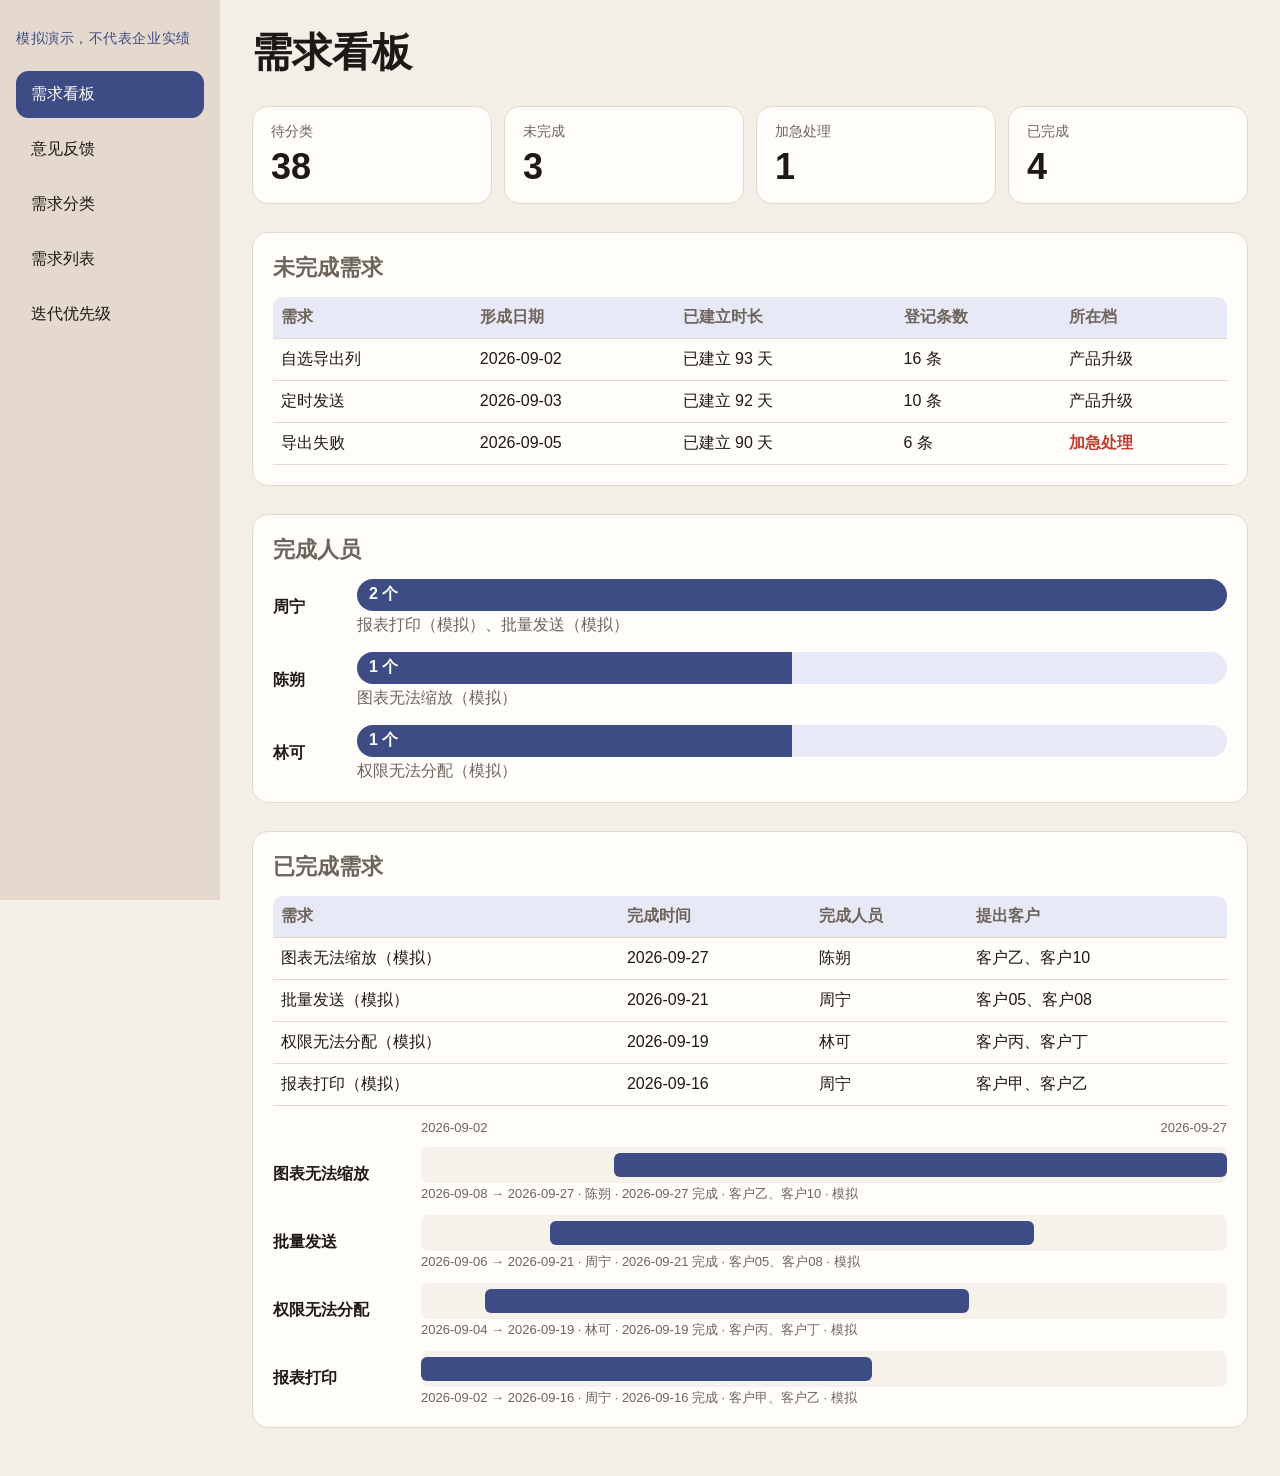
<file: workbench/index.html>
<!DOCTYPE html>
<html lang="zh-CN">
<head>
  <meta charset="utf-8">
  <meta name="viewport" content="width=device-width, initial-scale=1">
  <title>客户反馈与分类 · 模拟演示</title>
  <meta http-equiv="Cache-Control" content="no-cache, no-store, must-revalidate">
  <link rel="stylesheet" href="styles.css?v=20261008-1">
</head>
<body>
  <aside class="nav">
    <p class="disclaimer">模拟演示，不代表企业实绩</p>
    <div class="tabs" role="tablist" aria-label="工作台">
      <button id="tab-board" type="button" role="tab" aria-selected="true" aria-controls="panel-board">需求看板</button>
      <button id="tab-register" type="button" role="tab" aria-selected="false" aria-controls="panel-register">意见反馈</button>
      <button id="tab-classify" type="button" role="tab" aria-selected="false" aria-controls="app">需求分类</button>
      <button id="tab-list" type="button" role="tab" aria-selected="false" aria-controls="panel-list">需求列表</button>
      <button id="tab-priority" type="button" role="tab" aria-selected="false" aria-controls="panel-priority">迭代优先级</button>
    </div>
  </aside>
  <div class="workspace">
  <header class="top">
    <div class="title-row">
      <h1 id="page-title">需求看板</h1>
      <button id="delete-selected" type="button" hidden>删除</button>
    </div>
  </header>
  <p id="phone-note" class="phone-note" hidden>当前是窄屏，只能查看。</p>
  <p id="status" class="status" role="status"></p>
  <section id="panel-register" class="panel" role="tabpanel" hidden>
    <p class="intake-note">客户反馈表单：<a id="intake-link" href="intake.html">意见反馈</a></p>
    <form id="register-form" class="register" novalidate>
      <label>反馈主体<input id="field-customer" name="customer" type="text" required maxlength="40" autocomplete="off"></label>
      <label>提交时间<input id="field-time" name="time" type="date" required></label>
      <label>意见反馈<textarea id="field-need" name="need" required maxlength="500" rows="8"></textarea></label>
      <p id="form-error" class="form-error" hidden></p>
      <button type="submit">提交</button>
    </form>
  </section>
  <main id="app" class="desk panel" role="tabpanel" aria-labelledby="tab-classify" hidden>
    <section class="col queue" aria-labelledby="queue-title">
      <div class="col-head">
        <h2 id="queue-title">客户反馈</h2>
        <button id="queue-toggle" type="button" aria-expanded="true" aria-controls="queue">收起</button>
      </div>
      <ol id="queue"></ol>
    </section>
    <section class="col quote" aria-labelledby="quote-title">
      <h2 id="quote-title">需求分类</h2>
      <article id="current"></article>
    </section>
    <section class="col choices" aria-labelledby="choice-title">
      <h2 id="choice-title">需求列表</h2>
      <div id="choices"></div>
    </section>
  </main>
  <p id="empty" class="empty" hidden>这批还没判断的原话已经放完。可以撤销上一条。</p>
  <section id="panel-list" class="panel list-board" role="tabpanel" aria-labelledby="tab-list" hidden></section>
  <section id="panel-priority" class="panel priority-board" role="tabpanel" aria-labelledby="tab-priority" hidden></section>
  <section id="panel-board" class="panel board" role="tabpanel" aria-labelledby="tab-board"></section>
  <script src="app.js?v=20261008-2"></script>
  </div>
</body>
</html>
</file>
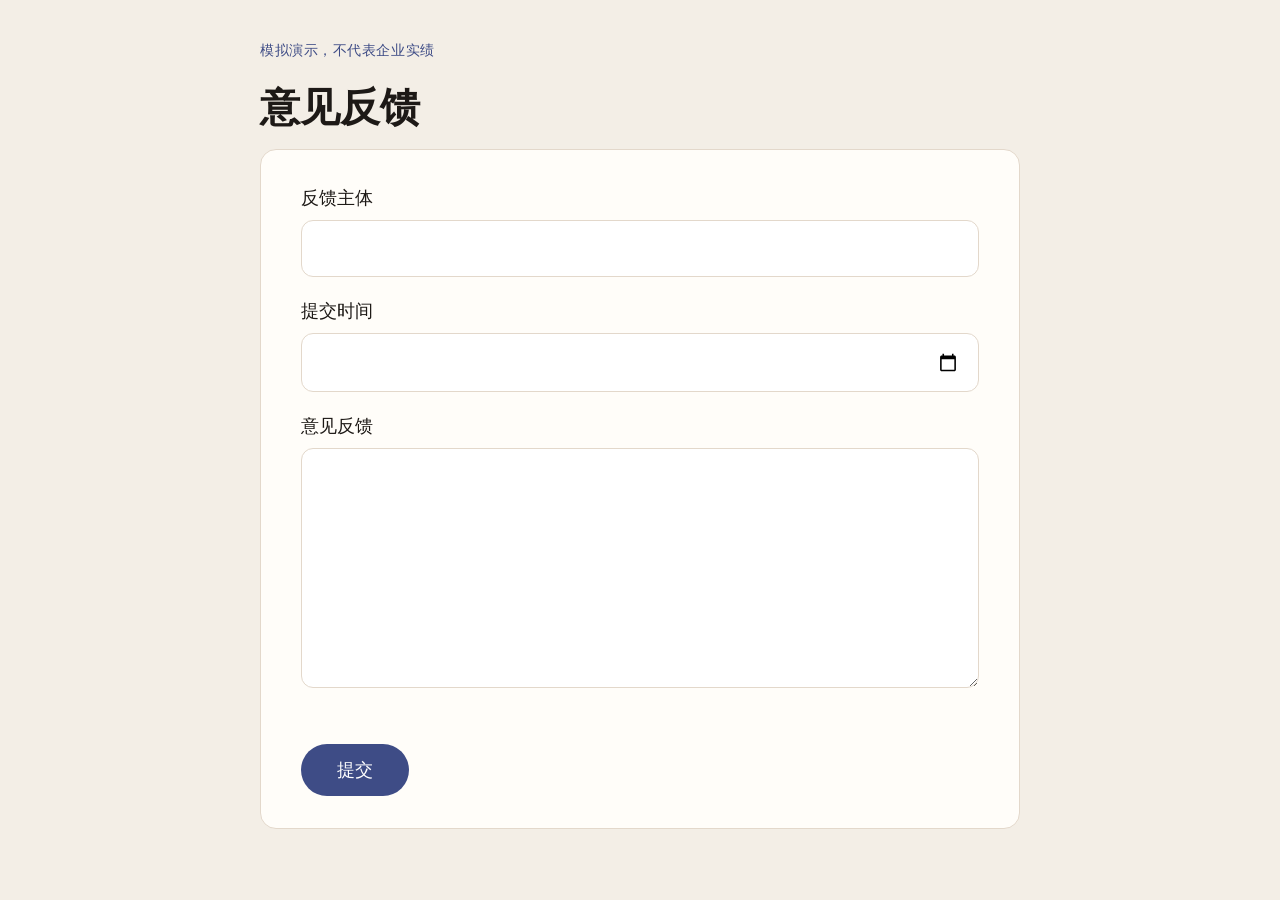
<file: workbench/intake.html>
<!DOCTYPE html>
<html lang="zh-CN">
<head>
  <meta charset="utf-8">
  <meta name="viewport" content="width=device-width, initial-scale=1">
  <title>意见反馈 · 模拟演示</title>
  <link rel="stylesheet" href="styles.css?v=20261004-11">
</head>
<body class="intake">
  <main class="intake-wrap">
    <p class="disclaimer">模拟演示，不代表企业实绩</p>
    <h1>意见反馈</h1>
    <form id="intake-form" class="register" novalidate>
      <label>反馈主体<input id="field-customer" name="customer" type="text" required maxlength="40" autocomplete="off"></label>
      <label>提交时间<input id="field-time" name="time" type="date" required></label>
      <label>意见反馈<textarea id="field-need" name="need" required maxlength="500" rows="8"></textarea></label>
      <p id="form-error" class="form-error" hidden></p>
      <p id="intake-status" class="status" role="status"></p>
      <button type="submit">提交</button>
    </form>
  </main>
  <script>
    const REGISTER_KEY = "feedback-merge-registered-v1";

    function markDateFilled(input) {
      input.classList.toggle("is-filled", Boolean(input.value));
    }

    function loadRegistered() {
      try {
        const saved = JSON.parse(localStorage.getItem(REGISTER_KEY) || "[]");
        return Array.isArray(saved) ? saved : [];
      } catch {
        return [];
      }
    }

    function nextId(rows) {
      const numbers = rows.map((row) => Number(String(row.feedback_id).replace("N", "")) || 0);
      const next = Math.max(0, ...numbers) + 1;
      return `N${String(next).padStart(3, "0")}`;
    }

    const timeField = document.getElementById("field-time");
    timeField.addEventListener("input", () => markDateFilled(timeField));
    timeField.addEventListener("change", () => markDateFilled(timeField));

    document.getElementById("intake-form").addEventListener("submit", (event) => {
      event.preventDefault();
      const customer = document.getElementById("field-customer").value.trim();
      const time = timeField.value;
      const need = document.getElementById("field-need").value.trim();
      const error = document.getElementById("form-error");
      const status = document.getElementById("intake-status");
      if (!customer || !time || !need) {
        error.hidden = false;
        error.textContent = "反馈主体、提交时间和意见反馈都要填写。";
        status.textContent = "";
        return;
      }
      error.hidden = true;
      const rows = loadRegistered();
      rows.push({
        feedback_id: nextId(rows),
        account_id: "",
        account_label: customer,
        occurred_at: time,
        source_kind: "client_feedback",
        channel: "登记",
        topic_key: "registered",
        suggested_type: "待判断",
        text: need,
      });
      localStorage.setItem(REGISTER_KEY, JSON.stringify(rows));
      event.target.reset();
      markDateFilled(timeField);
      status.textContent = "已提交。";
    });
  </script>
</body>
</html>
</file>
<file: workbench/styles.css>
:root {
  --paper: #f3eee6;
  --nav: #e4d9cc;
  --card: #fffdf9;
  --ink: #1d1916;
  --muted: #6d645c;
  --line: #e3d8cb;
  --accent: #3e4c86;
  --accent-soft: #e7eaf6;
  font-family: "Microsoft YaHei", "PingFang SC", "Noto Sans SC", sans-serif;
  color: var(--ink);
  background: var(--paper);
}

* { box-sizing: border-box; }

[hidden] { display: none !important; }

body {
  margin: 0;
  min-height: 100vh;
  display: flex;
  align-items: stretch;
  padding: 0;
}

.nav {
  flex: 0 0 220px;
  width: 220px;
  min-height: 100vh;
  position: sticky;
  top: 0;
  align-self: flex-start;
  height: 100vh;
  padding: 28px 16px;
  background: var(--nav);
}

.workspace {
  flex: 1;
  min-width: 0;
  padding: 28px 32px 48px;
}

.top {
  max-width: 1180px;
  margin: 0 auto 18px;
  position: sticky;
  top: 0;
  z-index: 2;
  background: var(--paper);
  padding-bottom: 12px;
}

.title-row {
  display: flex;
  align-items: center;
  justify-content: flex-start;
  gap: 24px;
}

#delete-selected {
  border: 0;
  background: var(--accent);
  color: #fff;
  border-radius: 999px;
  padding: 12px 28px;
  font: inherit;
  font-size: 18px;
  cursor: pointer;
}

.disclaimer {
  margin: 0 0 22px;
  color: var(--accent);
  font-size: 14px;
  letter-spacing: 0.04em;
  line-height: 1.5;
}

.tabs {
  display: flex;
  flex-direction: column;
  gap: 8px;
  margin: 0;
}

.tabs button {
  width: 100%;
  text-align: left;
  border: 1px solid transparent;
  background: transparent;
  color: var(--ink);
  border-radius: 12px;
  padding: 12px 14px;
  cursor: pointer;
  font: inherit;
  font-size: 16px;
}

.tabs button[aria-selected="true"] {
  background: var(--accent);
  border-color: var(--accent);
  color: #fff;
}

h1 { margin: 0; font-size: 40px; font-weight: 650; line-height: 1.2; }

.register {
  max-width: 1180px;
  margin: 8px auto 0;
  background: var(--card);
  border: 1px solid var(--line);
  border-radius: 16px;
  padding: 36px 40px 32px;
  display: grid;
  gap: 22px;
  min-height: 620px;
}

.register label {
  display: grid;
  gap: 10px;
  font-size: 18px;
  color: var(--ink);
}

.register input,
.register textarea {
  width: 100%;
  border: 1px solid var(--line);
  border-radius: 12px;
  padding: 16px 18px;
  font: inherit;
  font-size: 20px;
  color: var(--ink);
  background: #fff;
}

input[type="date"]:not(.is-filled)::-webkit-datetime-edit,
input[type="date"]:not(.is-filled)::-webkit-datetime-edit-fields-wrapper,
input[type="date"]:not(.is-filled)::-webkit-datetime-edit-text,
input[type="date"]:not(.is-filled)::-webkit-datetime-edit-year-field,
input[type="date"]:not(.is-filled)::-webkit-datetime-edit-month-field,
input[type="date"]:not(.is-filled)::-webkit-datetime-edit-day-field {
  color: transparent;
  -webkit-text-fill-color: transparent;
}

.register textarea { min-height: 240px; resize: vertical; }

.register button {
  justify-self: start;
  border: 0;
  background: var(--accent);
  color: #fff;
  border-radius: 999px;
  padding: 14px 36px;
  font: inherit;
  font-size: 18px;
  cursor: pointer;
}

.form-error { margin: 0; color: #8a3b2d; }

.intake-note {
  max-width: 1180px;
  margin: 0 auto 16px;
  color: var(--muted);
  font-size: 15px;
  line-height: 1.6;
}

.intake-note a { color: var(--accent); }

body.intake {
  display: block;
  padding: 40px 24px 64px;
}

body.intake .intake-wrap {
  max-width: 760px;
  margin: 0 auto;
}

body.intake h1 { margin-bottom: 18px; }

.phone-note,
.status,
.empty {
  max-width: 1180px;
  margin: 0 auto 12px;
}

.phone-note {
  padding: 10px 12px;
  background: #fff4e5;
  border: 1px solid #efd3a8;
}

.desk {
  max-width: 1180px;
  margin: 0 auto;
  display: grid;
  grid-template-columns: 240px minmax(0, 1fr) 280px;
  gap: 18px;
  align-items: start;
}

.col {
  background: var(--card);
  border: 1px solid var(--line);
  border-radius: 16px;
  padding: 16px;
  min-height: 420px;
}

.col-head {
  display: flex;
  align-items: center;
  justify-content: space-between;
  gap: 8px;
  margin-bottom: 12px;
}

.col-head h2 { margin: 0; }

h2 { margin: 0 0 12px; font-size: 15px; color: var(--muted); font-weight: 600; }

#queue-toggle {
  border: 1px solid var(--line);
  background: transparent;
  color: var(--ink);
  border-radius: 999px;
  padding: 4px 10px;
  cursor: pointer;
}

.col.queue.is-collapsed { min-height: 0; }

.col.queue:not(.is-collapsed) #queue {
  max-height: 420px;
  overflow-y: auto;
  overscroll-behavior: contain;
}

#queue { list-style: none; margin: 0; padding: 0; display: grid; gap: 8px; }

.queue-row {
  position: relative;
}

.dismiss-check {
  position: absolute;
  z-index: 1;
  top: 50%;
  right: 10px;
  width: 15px;
  height: 15px;
  margin: 0;
  transform: translateY(-50%);
  accent-color: var(--accent);
  cursor: pointer;
  opacity: 0;
  pointer-events: none;
  transition: opacity 0.16s ease;
}

.queue-row:hover .dismiss-check,
.queue-row:focus-within .dismiss-check {
  opacity: 1;
  pointer-events: auto;
}

.queue-item {
  width: 100%;
  text-align: left;
  border: 1px solid var(--line);
  background: transparent;
  color: inherit;
  border-radius: 10px;
  padding: 8px 34px 8px 10px;
  cursor: pointer;
}

.queue-item[aria-current="true"] {
  border-color: var(--accent);
  background: var(--accent-soft);
}

.queue-item small,
.meta { display: block; color: var(--muted); font-size: 12px; }

.quote-text {
  margin: 12px 0;
  font-size: 28px;
  line-height: 1.45;
}

.hint { color: var(--muted); font-size: 14px; }

.choice {
  width: 100%;
  text-align: left;
  margin: 0 0 10px;
  border: 1px solid var(--line);
  background: #fff;
  color: inherit;
  border-radius: 12px;
  padding: 10px 12px;
  cursor: pointer;
}

.choice { font-size: 16px; }

.choice.is-name-urgent {
  display: flex;
  justify-content: space-between;
  align-items: center;
  gap: 8px;
  border-color: #c23b2e;
}

.choice-urgent {
  color: #c23b2e;
  font-size: 13px;
  font-weight: 650;
  white-space: nowrap;
}

.priority-card.is-fresh {
  outline: 3px solid #c23b2e;
  outline-offset: 2px;
}

.choice:focus-visible,
.dismiss-check:focus-visible,
.queue-item:focus-visible,
#queue-toggle:focus-visible,
.undo:focus-visible {
  outline: 2px solid var(--accent);
  outline-offset: 2px;
}

.undo {
  margin-top: 8px;
  border: 0;
  background: transparent;
  color: var(--accent);
  cursor: pointer;
  padding: 0;
}

.choice-tools {
  display: flex;
  gap: 8px;
  margin-top: 16px;
}

.choice-tools button,
.group-editor button {
  border: 1px solid var(--line);
  background: #fff;
  color: var(--ink);
  border-radius: 999px;
  padding: 8px 14px;
  font: inherit;
  cursor: pointer;
}

.group-editor {
  margin-top: 12px;
  display: grid;
  gap: 8px;
}

.group-editor label {
  display: grid;
  gap: 6px;
  color: var(--muted);
  font-size: 14px;
}

.group-editor input,
.group-editor select {
  width: 100%;
  border: 1px solid var(--line);
  border-radius: 10px;
  padding: 8px 10px;
  font: inherit;
  color: var(--ink);
  background: #fff;
}

.list-board {
  max-width: 1180px;
  margin: 0 auto;
  display: grid;
  gap: 16px;
}

.req-card {
  background: var(--card);
  border: 1px solid var(--line);
  border-radius: 16px;
  padding: 18px 20px;
}

.req-head,
.req-line {
  width: 100%;
  text-align: left;
  border: 1px solid transparent;
  background: transparent;
  color: inherit;
  font: inherit;
  border-radius: 12px;
  padding: 8px 10px;
  cursor: pointer;
}

.req-head { display: grid; gap: 6px; padding-left: 0; }

.req-head strong {
  font-size: 22px;
  font-weight: 650;
}

.req-rename {
  width: 100%;
  max-width: 420px;
  border: 1px solid var(--accent);
  border-radius: 10px;
  padding: 6px 10px;
  font: inherit;
  font-size: 22px;
  font-weight: 650;
  color: var(--ink);
  background: #fff;
}

.req-head[aria-pressed="true"],
.req-line[aria-pressed="true"] {
  border-color: var(--accent);
  background: var(--accent-soft);
}

.req-line[draggable="true"] { cursor: grab; }

.req-line.is-dragging { opacity: 0.45; }

.req-card.is-drop {
  border-color: var(--accent);
  background: var(--accent-soft);
}

.req-card ul {
  list-style: none;
  margin: 8px 0 0;
  padding: 0;
  display: grid;
  gap: 8px;
}

.req-card small {
  display: block;
  color: var(--muted);
  font-size: 12px;
  margin-bottom: 4px;
}

.priority-board {
  max-width: 1180px;
  margin: 0 auto;
  display: grid;
  gap: 28px;
}

.priority-lane { display: grid; gap: 12px; }

.priority-card {
  background: var(--card);
  border: 1px solid var(--line);
  border-radius: 16px;
  padding: 18px 20px;
}

.priority-lane.is-drop {
  background: var(--accent-soft);
  border-radius: 16px;
  padding: 8px;
}

.priority-card[draggable="true"] { cursor: grab; }

.priority-card.is-dragging { opacity: 0.45; }

.priority-hint {
  margin: 0;
  color: var(--muted);
}

.priority-card.is-urgent { border-color: var(--accent); }

.priority-flag {
  margin: 0 0 8px;
  color: var(--accent);
  font-weight: 650;
}

.priority-severe {
  margin: 0;
  color: #c23b2e;
  font-weight: 650;
}

.priority-card h3 { margin: 0 0 8px; font-size: 22px; font-weight: 650; }

.priority-brief { cursor: text; }

.brief-edit {
  width: 100%;
  box-sizing: border-box;
  margin: 0 0 8px;
  border: 1px solid var(--accent);
  border-radius: 10px;
  padding: 6px 10px;
  font: inherit;
  line-height: 1.55;
  color: var(--ink);
  background: #fff;
  resize: vertical;
}

.priority-card p { margin: 0 0 8px; line-height: 1.55; }

.priority-card p:last-child { margin-bottom: 0; }

.priority-row {
  display: grid;
  grid-template-columns: minmax(0, 1fr) 240px;
  gap: 12px;
  align-items: stretch;
}

.priority-card,
.complete-form {
  height: 100%;
}

.complete-form {
  background: var(--card);
  border: 1px solid var(--line);
  border-radius: 16px;
  padding: 16px;
  display: grid;
  gap: 10px;
  align-content: start;
}

.complete-form p {
  margin: 0;
  font-weight: 650;
}

.complete-form label {
  display: grid;
  gap: 4px;
  font-size: 14px;
}

.complete-form input {
  font: inherit;
  font-size: 16px;
  padding: 8px 10px;
  border: 1px solid var(--line);
  border-radius: 10px;
  background: #fff;
  color: var(--ink);
}

.complete-form button {
  border: 0;
  background: var(--accent);
  color: #fff;
  border-radius: 999px;
  padding: 10px 16px;
  font: inherit;
  cursor: pointer;
}

.complete-form button:disabled,
.complete-form input:disabled {
  cursor: default;
  opacity: 0.55;
}

.board {
  max-width: 1180px;
  margin: 0 auto;
  display: grid;
  gap: 28px;
}

.board-block {
  background: var(--card);
  border: 1px solid var(--line);
  border-radius: 16px;
  padding: 20px;
  display: grid;
  gap: 14px;
}

.board-block h2 { margin: 0; font-size: 22px; }

.home-stats {
  display: grid;
  grid-template-columns: repeat(4, minmax(0, 1fr));
  gap: 12px;
}

.home-stat {
  background: var(--card);
  border: 1px solid var(--line);
  border-radius: 16px;
  padding: 16px 18px;
}

.home-stat span {
  display: block;
  color: var(--muted);
  font-size: 14px;
}

.home-stat strong {
  display: block;
  margin-top: 6px;
  font-size: 36px;
  font-weight: 650;
  line-height: 1.1;
}

.duration-table th {
  background: var(--accent-soft);
}

.duration-table th:first-child { border-radius: 10px 0 0 0; }

.duration-table th:last-child { border-radius: 0 10px 0 0; }

.is-urgent-cell {
  color: #c23b2e;
  font-weight: 650;
}

.board-note { margin: 0; color: var(--muted); line-height: 1.6; }

.duration-table {
  width: 100%;
  border-collapse: collapse;
}

.duration-table th,
.duration-table td {
  text-align: left;
  padding: 10px 8px;
  border-bottom: 1px solid var(--line);
}

.duration-table th { color: var(--muted); font-weight: 650; }

.person-bars { display: grid; gap: 16px; }

.person-row {
  display: grid;
  grid-template-columns: 72px minmax(0, 1fr);
  gap: 12px;
  align-items: center;
}

.person-track {
  background: var(--accent-soft);
  border-radius: 999px;
  overflow: hidden;
}

.person-bar {
  display: flex;
  align-items: center;
  min-height: 32px;
  padding: 0 12px;
  background: var(--accent);
  color: #fffdf9;
  font-weight: 650;
  white-space: nowrap;
}

.person-names { margin: 4px 0 0; color: var(--muted); }

.gantt { display: grid; gap: 12px; }

.gantt-scale {
  display: flex;
  justify-content: space-between;
  margin-left: 148px;
  color: var(--muted);
  font-size: 13px;
}

.gantt-row {
  display: grid;
  grid-template-columns: 140px minmax(0, 1fr);
  gap: 8px;
  align-items: center;
}

.gantt-track {
  position: relative;
  height: 36px;
  background: #f6f1ea;
  border-radius: 8px;
}

.gantt-bar {
  position: absolute;
  top: 6px;
  height: 24px;
  border-radius: 6px;
  min-width: 8px;
}

.gantt-bar.is-done { background: var(--accent); }

.gantt-bar.is-open { background: #b08968; }

.gantt-meta {
  margin: 2px 0 0;
  color: var(--muted);
  font-size: 13px;
}

.list-actions { margin-top: 4px; }

.list-actions button {
  border: 0;
  background: var(--accent);
  color: #fff;
  border-radius: 999px;
  padding: 12px 28px;
  font: inherit;
  font-size: 18px;
  cursor: pointer;
}

body[data-tab="register"] #app,
body[data-tab="register"] #panel-list,
body[data-tab="register"] #panel-priority,
body[data-tab="register"] #panel-board,
body[data-tab="register"] #empty,
body[data-tab="register"] .phone-note,
body[data-tab="classify"] #panel-register,
body[data-tab="classify"] #panel-list,
body[data-tab="classify"] #panel-priority,
body[data-tab="classify"] #panel-board,
body[data-tab="list"] #panel-register,
body[data-tab="list"] #panel-priority,
body[data-tab="list"] #panel-board,
body[data-tab="list"] #app,
body[data-tab="list"] #empty,
body[data-tab="list"] .phone-note,
body[data-tab="priority"] #panel-register,
body[data-tab="priority"] #panel-list,
body[data-tab="priority"] #panel-board,
body[data-tab="priority"] #app,
body[data-tab="priority"] #empty,
body[data-tab="priority"] .phone-note,
body[data-tab="board"] #panel-register,
body[data-tab="board"] #panel-list,
body[data-tab="board"] #panel-priority,
body[data-tab="board"] #app,
body[data-tab="board"] #empty,
body[data-tab="board"] .phone-note { display: none !important; }

@media (max-width: 800px) {
  .nav { flex-basis: 132px; width: 132px; padding: 16px 10px; }
  .workspace { padding: 16px 12px 32px; }
  .tabs button { padding: 10px 8px; font-size: 14px; }
  .home-stats { grid-template-columns: 1fr 1fr; }
  .register { padding: 20px 16px; min-height: 0; }
  .desk { grid-template-columns: 1fr; }
  .quote-text { font-size: 22px; }
  .choice,
  .undo,
  .queue-item,
  .choice-tools button,
  .group-editor button,
  .req-head,
  .req-line,
  .priority-row { grid-template-columns: 1fr; }
  .gantt-scale { margin-left: 0; }
  .gantt-row { grid-template-columns: 1fr; }
  .priority-card,
  .priority-brief,
  .complete-form button,
  .list-actions button,
  #delete-selected { cursor: default; }
  .dismiss-check { display: none; }
}
</file>
